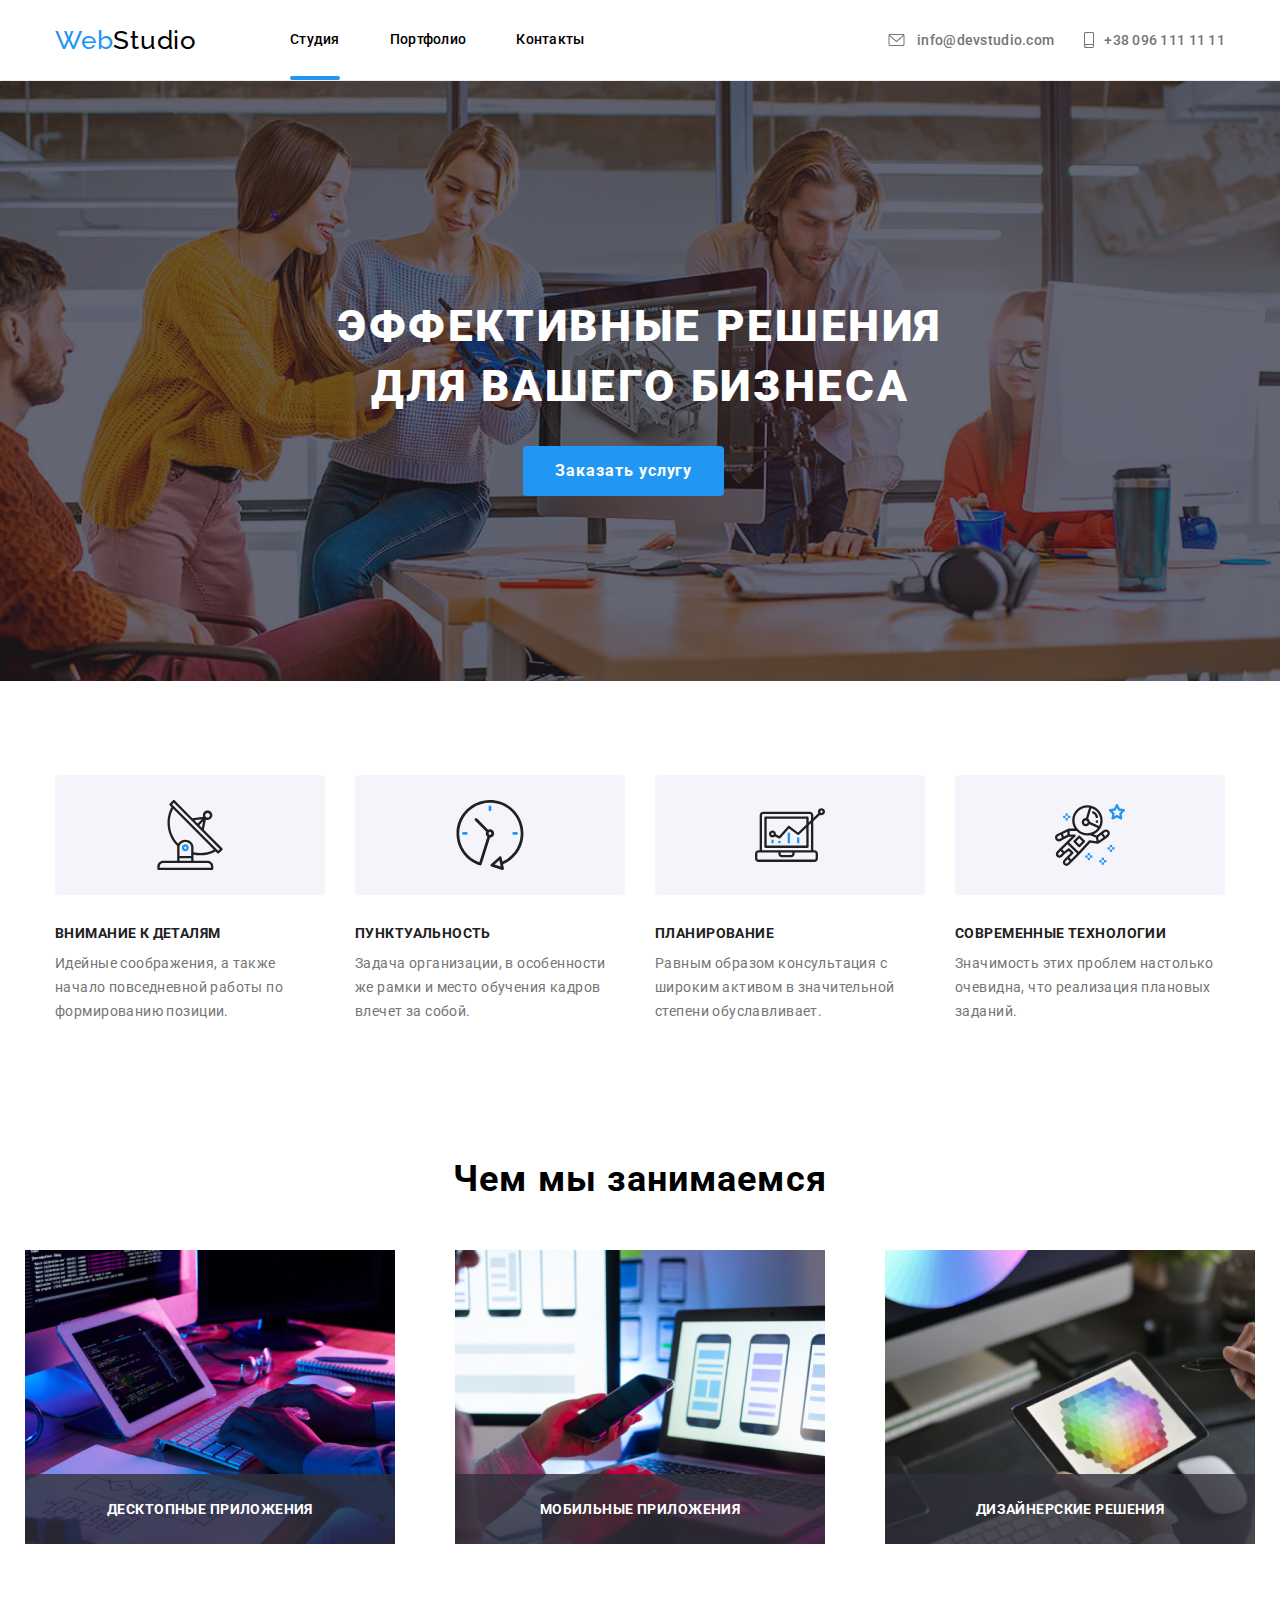
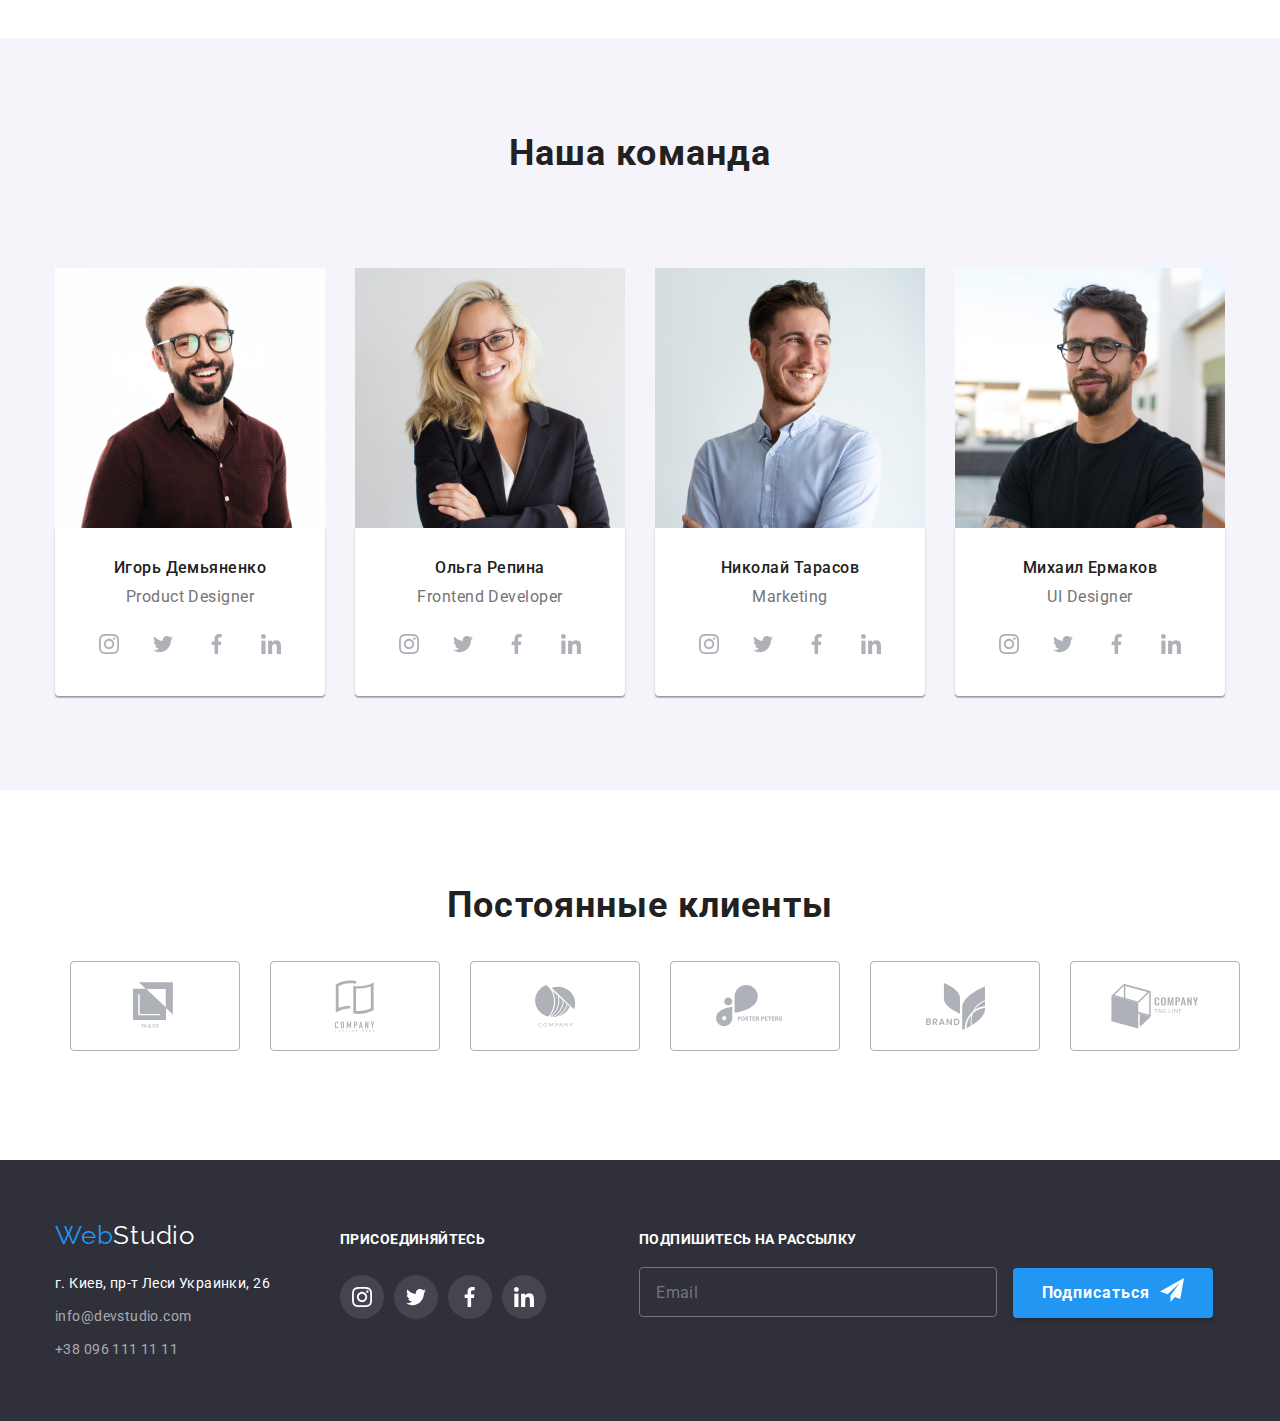
<file: index.html>
<!DOCTYPE html>
<html lang="ru">
<head>
    <meta charset="UTF-8">
    <meta name="viewport" content="width=device-width, initial-scale=1.0">
    <title>Студия</title>
    <link rel="preconnect" href="https://fonts.gstatic.com">
    <link href="https://fonts.googleapis.com/css2?&family=Raleway:wght@700&family=Roboto:wght@400;500;700;900&display=swap" rel="stylesheet">
    <link rel="stylesheet" href="./css/main.min.css">
  
<!-- font-family: 'Raleway', sans-serif;
font-family: 'Roboto', sans-serif; -->
   
</head>
<body >

    <!-- H e a d e r -->

    <header class="header">
        <div class="container header__container">
            <a class="header__logo" href=""><span class="web">Web</span>Studio</a>
            <nav class="header__nav">
                <ul class="nav-list">
                    <li class="nav-list__item"><a class="nav-list__link nav-list__link current" href="index.html">Студия</a></li>
                    <li class="nav-list__item"><a class="nav-list__link" href="portfolio.html">Портфолио</a></li>
                    <li class="nav-list__item"><a class="nav-list__link" href="">Контакты</a></li>
                </ul>
            </nav>
            <div class="header__contacts">
                <ul class="contacts-list">
                    <li class="contacts-list__item">
                        <a class="contacts-list__link" href="mailto:info@devstudio.com" >
                        <svg width="21" height="16" class="contacts-list__icon">
                            <use href="./images/icons/symbol-defs.svg#icon-mail"></use>
                        </svg>
                        info@devstudio.com</a>
                    </li>
                    <li class="contacts-list__item">
                        <a class="contacts-list__link" href="tel:+380961111111">
                        <svg width="10" height="16" class="contacts-list__icon">
                            <use href="./images/icons/symbol-defs.svg#icon-smartphone"></use>
                        </svg>
                        +38 096 111 11 11</a>
                    </li>
                </ul>
         </div>        
        </div>
    </header>

    <!-- M a i n -->

    <main>

        <!-- H e r o -->
        
        <div class="background"></div>
        <section class="hero">
            <div class="container hero__container">
                <h1 class="hero__title">ЭФФЕКТИВНЫЕ РЕШЕНИЯ <br> ДЛЯ ВАШЕГО БИЗНЕСА</h1>
                <button class="hero__btn" data-modal-open>Заказать услугу</button>
            </div>
        </section>

        <!--A b o u t -- p 1 -->

        <section class="about">
            <div class="container about__container">
                <ul class="features">
                    <li class="features__item">
                        <div class="features-thumb">
                            <svg class="features__icon">
                                <use href="./images/icons/symbol-defs.svg#icon-about-1"></use>
                            </svg>
                        </div>
                        <h3 class="features__title">ВНИМАНИЕ К ДЕТАЛЯМ</h3>
                        <p class="features__article"> Идейные соображения, а также <br> начало повседневной работы по формированию позиции.</p>
                    </li>
                    <li class="features__item">
                        <div class="features-thumb">
                            <svg class="features__icon">
                                <use href="./images/icons/symbol-defs.svg#icon-about-2"></use>
                            </svg>
                        </div>
                        <h3 class="features__title">ПУНКТУАЛЬНОСТЬ</h3>
                        <p class="features__article"> Задача организации, в особенности <br> же рамки и место обучения кадров влечет за собой.</p>
                    </li>
                    <li class="features__item">
                        <div class="features-thumb">
                            <svg class="features__icon">
                                <use href="./images/icons/symbol-defs.svg#icon-about-3"></use>
                            </svg>
                        </div>
                        <h3 class="features__title">ПЛАНИРОВАНИЕ</h3>
                        <p class="features__article"> Равным образом консультация с широким активом в значительной степени обуславливает.</p>
                    </li>
                    <li class="features__item">
                        <div class="features-thumb">
                            <svg class="features__icon">
                                <use href="./images/icons/symbol-defs.svg#icon-about-4"></use>
                            </svg>
                        </div>
                        <h3 class="features__title">СОВРЕМЕННЫЕ ТЕХНОЛОГИИ</h3>
                        <p class="features__article"> Значимость этих проблем настолько очевидна, что реализация плановых заданий.</p>
                    </li>
                </ul>
            
            </div>
        </section>

        <!-- A b o u t -- p 2 -->

        <section class="about-pictures">
            <h2 class="about-pictures__title">Чем мы занимаемся</h2>
            <div class="about-pictures__block">   
                <div class="about-thumb">
                    <img class="about-thumb__image" src="./images/about/1.jpg" alt="Photo 1" width="370">
                    <div class="images-overlay">
                        <p class="about-thumb__label">Десктопные приложения</p>
                    </div>
                </div>
                <div class="about-thumb">
                    <img class="about-thumb__image" src="./images/about/2.jpg" alt="Photo 2" width="370">
                    <div class="images-overlay">
                        <p class="about-thumb__label">Мобильные приложения</p>
                    </div>
                </div>
                <div class="about-thumb">
                    <img class="about-thumb__image" src="./images/about/3.jpg" alt="Photo 3" width="370">
                    <div class="images-overlay">
                        <p class="about-thumb__label">Дизайнерские решения</p>
                    </div>
                </div>    
            </div>
        </section>

        <!-- O u r -- t e a m-->

        <section class="team">
            <div class="container team__container">
                <h2 class="team__title">Наша команда</h2>
                <ul class="workers-set">
                    <li class="workers-set__item">
                        <img src="./images/team/ihor.jpg" alt="Photo Ihor" width="270">
                        <div class="worker-profile">
                            <h3 class="worker-profile__name">Игорь Демьяненко</h3>
                            <p class="worker-profile__position">Product Designer</p>
                            <ul class="social-networks">
                                <li class="social-networks__item">
                                    <a class="social-networks__link" href="#">
                                        <svg class="social-networks__icon" width="20" height="20">
                                            <use href="./images/icons/symbol-defs.svg#icon-inst"></use>
                                        </svg>
                                    </a>
                                </li>
                                <li class="social-networks__item">
                                    <a class="social-networks__link" href="#">
                                        <svg class="social-networks__icon" width="20" height="20">
                                            <use href="./images/icons/symbol-defs.svg#icon-twit"></use>
                                        </svg>
                                    </a>
                                </li>
                                <li class="social-networks__item">
                                    <a class="social-networks__link" href="#">
                                        <svg class="social-networks__icon" width="20" height="20">
                                            <use href="./images/icons/symbol-defs.svg#icon-fb"></use>
                                        </svg>
                                    </a>    
                                </li>
                                <li class="social-networks__item">
                                    <a class="social-networks__link" href="#">
                                        <svg class="social-networks__icon" width="20" height="20">
                                            <use href="./images/icons/symbol-defs.svg#icon-in"></use>
                                        </svg>
                                    </a>    
                                </li>
                            </ul>
                        </div> 
                        
                    </li>
                    <li class="workers-set__item">
                        <img src="./images/team/olha.jpg" alt="Photo Olha" width="270">
                        <div class="worker-profile">
                            <h3 class="worker-profile__name">Ольга Репина</h3>
                            <p class="worker-profile__position">Frontend Developer</p>
                            <ul class="social-networks">
                                <li class="social-networks__item">
                                    <a class="social-networks__link" href="#">
                                        <svg class="social-networks__icon" width="20" height="20">
                                            <use href="./images/icons/symbol-defs.svg#icon-inst"></use>
                                        </svg>
                                    </a>
                                </li>
                                <li class="social-networks__item">
                                    <a class="social-networks__link" href="#">
                                        <svg class="social-networks__icon" width="20" height="20">
                                            <use href="./images/icons/symbol-defs.svg#icon-twit"></use>
                                        </svg>
                                    </a>
                                </li>
                                <li class="social-networks__item">
                                    <a class="social-networks__link" href="#">
                                        <svg class="social-networks__icon" width="20" height="20">
                                            <use href="./images/icons/symbol-defs.svg#icon-fb"></use>
                                        </svg>
                                    </a>    
                                </li>
                                <li class="social-networks__item">
                                    <a class="social-networks__link" href="#">
                                        <svg class="social-networks__icon" width="20" height="20">
                                            <use href="./images/icons/symbol-defs.svg#icon-in"></use>
                                        </svg>
                                    </a>    
                                </li>
                            </ul>
                        </div>
                    </li>
                    <li class="workers-set__item">
                        <img src="./images/team/nikol.jpg" alt="Photo Nikolai" width="270">
                        <div class="worker-profile">
                            <h3 class="worker-profile__name">Николай Тарасов</h3>
                            <p class="worker-profile__position">Marketing</p>
                            <ul class="social-networks">
                                <li class="social-networks__item">
                                    <a class="social-networks__link" href="#">
                                        <svg class="social-networks__icon" width="20" height="20">
                                            <use href="./images/icons/symbol-defs.svg#icon-inst"></use>
                                        </svg>
                                    </a>
                                </li>
                                <li class="social-networks__item">
                                    <a class="social-networks__link" href="#">
                                        <svg class="social-networks__icon" width="20" height="20">
                                            <use href="./images/icons/symbol-defs.svg#icon-twit"></use>
                                        </svg>
                                    </a>
                                </li>
                                <li class="social-networks__item">
                                    <a class="social-networks__link" href="#">
                                        <svg class="social-networks__icon" width="20" height="20">
                                            <use href="./images/icons/symbol-defs.svg#icon-fb"></use>
                                        </svg>
                                    </a>    
                                </li>
                                <li class="social-networks__item">
                                    <a class="social-networks__link" href="#">
                                        <svg class="social-networks__icon" width="20" height="20">
                                            <use href="./images/icons/symbol-defs.svg#icon-in"></use>
                                        </svg>
                                    </a>    
                                </li>
                            </ul>
                        </div>
                    </li>
                    <li class="workers-set__item">
                        <img src="./images/team/mikhail.jpg" alt="Photo Mikhail" width="270">
                        <div class="worker-profile">
                            <h3 class="worker-profile__name">Михаил Ермаков</h3>
                            <p class="worker-profile__position">UI Designer</p>
                            <ul class="social-networks">
                                <li class="social-networks__item">
                                    <a class="social-networks__link" href="#">
                                        <svg class="social-networks__icon" width="20" height="20">
                                            <use href="./images/icons/symbol-defs.svg#icon-inst"></use>
                                        </svg>
                                    </a>
                                </li>
                                <li class="social-networks__item">
                                    <a class="social-networks__link" href="#">
                                        <svg class="social-networks__icon" width="20" height="20">
                                            <use href="./images/icons/symbol-defs.svg#icon-twit"></use>
                                        </svg>
                                    </a>
                                </li>
                                <li class="social-networks__item">
                                    <a class="social-networks__link" href="#">
                                        <svg class="social-networks__icon" width="20" height="20">
                                            <use href="./images/icons/symbol-defs.svg#icon-fb"></use>
                                        </svg>
                                    </a>    
                                </li>
                                <li class="social-networks__item">
                                    <a class="social-networks__link" href="#">
                                        <svg class="social-networks__icon" width="20" height="20">
                                            <use href="./images/icons/symbol-defs.svg#icon-in"></use>
                                        </svg>
                                    </a>    
                                </li>
                            </ul>
                        </div>
                    </li>
                </ul>
            </div>
        </section>

        <!-- O u r -- c l i e n t s -->

        <section class="clients"> 
            <h2 class="clients__title">Постоянные клиенты</h2>
            <div class="container clients__container">
                <ul class="clients-list">
                    <li class="clients-list__item">
                        <a class="clients-list__link" href="#">
                            <svg class="clients-list__icon" width="44" height="49">
                                <use href="./images/icons/symbol-defs.svg#icon-logo-1"></use>
                            </svg>
                        </a>
                    </li>
                    <li class="clients-list__item">
                        <a class="clients-list__link" href="#">
                            <svg class="clients-list__icon" width="40" height="52">
                                <use href="./images/icons/symbol-defs.svg#icon-logo-2"></use>
                            </svg>
                        </a>
                    </li>
                    <li class="clients-list__item">
                        <a class="clients-list__link" href="#">
                            <svg class="clients-list__icon" width="41" height="42">
                                <use href="./images/icons/symbol-defs.svg#icon-logo-3"></use>
                            </svg>
                        </a>
                    </li>
                    <li class="clients-list__item">
                        <a class="clients-list__link" href="#">
                            <svg class="clients-list__icon" width="79" height="42">
                                <use href="./images/icons/symbol-defs.svg#icon-logo-4"></use>
                            </svg>
                        </a>
                    </li>
                    <li class="clients-list__item">
                        <a class="clients-list__link" href="#">
                            <svg class="clients-list__icon" width="59" height="47">
                                <use href="./images/icons/symbol-defs.svg#icon-logo-5"></use>
                            </svg>
                        </a>
                    </li>
                    <li class="clients-list__item">
                        <a class="clients-list__link" href="#">
                            <svg class="clients-list__icon" width="88" height="45">
                                <use href="./images/icons/symbol-defs.svg#icon-logo-6"></use>
                            </svg>
                        </a>
                    </li>
                </ul>
          </div>

        </section>
 </main>

    <!-- F o o t e r -->

    <footer class="footer"> 
        <div class="container footer__container">
            <div class="footer-address-container">
                <a class="logo dark" href=""><span class="web">Web</span>Studio</a>
                <address>
                <ul class="footer-address"> 
                    <li class="footer-address__item"> <a class="footer-address__link white" href="https://goo.gl/maps/Ae1zcUtkZR1KB5ff6">г. Киев, пр-т Леси Украинки, 26</a></li>
                    <li class="footer-address__item"> <a class="footer-address__link" href="mailto:info@devstudio.com">info@devstudio.com</a></li>
                    <li class="footer-address__item"> <a class="footer-address__link" href="tel:+380961111111">+38 096 111 11 11</a></li>
                </ul>
                </address>
            </div>
            <div class="footer-links">
                <p class="footer-links__title">Присоединяйтесь</p>
                <ul class="social-networks">
                    <li class="social-networks__item footer">
                        <a class="social-networks__link footer" href="#">
                            <svg class="social-networks__icon" width="20" height="20">
                                <use href="./images/icons/symbol-defs.svg#icon-inst"></use>
                            </svg>
                        </a>
                    </li>
                    <li class="social-networks__item footer">
                        <a class="social-networks__link footer" href="#">
                            <svg class="social-networks__icon" width="20" height="20">
                                <use href="./images/icons/symbol-defs.svg#icon-twit"></use>
                            </svg>
                        </a>
                    </li>
                    <li class="social-networks__item footer">
                        <a class="social-networks__link footer" href="#">
                            <svg class="social-networks__icon" width="20" height="20">
                                <use href="./images/icons/symbol-defs.svg#icon-fb"></use>
                            </svg>
                        </a>
                    </li>
                    <li class="social-networks__item footer">
                        <a class="social-networks__link footer" href="#">
                            <svg class="social-networks__icon" width="20" height="20">
                                <use href="./images/icons/symbol-defs.svg#icon-in"></use>
                            </svg>
                        </a>
                    </li>
                    
                </ul>
            </div>
            <div class="footer__block">
                <p class="footer__title"> Подпишитесь на рассылку </p>
                <form class="footer-form">
                    <div class="footer-form__block">
                        <input class="footer-form__input" type="mail" name="mail" id="mail-footer" placeholder="Email"> 
                        <button class="footer-button" type="submit">Подписаться 
                            <svg class="footer-button__icon" width="24" height="24">
                            <use href="./images/icons/symbol-defs.svg#icon-send"></use>
                            </svg>
                     </button>
                    </div>
                </form>
            </div>
        </div>
    </footer>
   
    <!-- <button class="modal-open" data-modal-open></button> -->

    <div class="backdrop is-hidden" data-modal>
       
        <div class="modal">
            <button class="backdrop-modal-btn" data-modal-close>
                <svg class="backdrop-modal-btn__icon" width="11" height="11">
                    <use  href="./images/icons/symbol-defs.svg#icon-cross" ></use>
                </svg>
            </button>
            
            <p class="modal__title">Оставьте свои данные, мы вам перезвоним</p>
            <form class="modal__form">
               <div class="modal__block">
                    <label class="modal__label" for="name">Имя</label>
                    <div class="modal__input-box">
                        <svg class="modal__icon" width="12" height="12">
                            <use href="./images/icons/symbol-defs.svg#icon-name-form"></use>
                        </svg>
                    
                        <input class="modal__input" type="name" name="name" id="name"> 
                    </div>
                </div>
                <div class="modal__block">
                    <label class="modal__label" for="tel">Телефон</label>
                   
                    <div class="modal__input-box">
                        <svg class="modal__icon" width="13" height="13">
                            <use href="./images/icons/symbol-defs.svg#icon-phone-form"></use>
                        </svg>
                        <input class="modal__input" type="tel" name="tel" id="tel"> 
                    </div>
                </div>
                <div class="modal__block">
                    <label class="modal__label" for="mail">Почта</label>
                    <div class="modal__input-box">
                        <svg class="modal__icon" width="15" height="12">
                            <use href="./images/icons/symbol-defs.svg#icon-mail-form"></use>
                        </svg>
                        <input class="modal__input" type="mail" name="mail" id="mail"> 
                    </div>
                </div>
                <div class="modal__block">
                    <label class="modal__label" for="textarea">Комментарий</label>
                    <input class="modal__input" type="textarea" name="textarea" id="textarea" placeholder="Введите текст"> 
                </div>
                
                <div class="checkbox-block">
                    
                    <input class="checkbox-block__input" type="checkbox" name="conditions">  
                    <label class="checkbox-block__label" for="checkbox">Соглашаюсь с рассылкой и принимаю <a class="checkbox-block__link" href="#"> Условия договора</a></label>
                </div>
                <button class="modal__submit" type="submit">Отправить</button>
            </form>

        </div>

        



    </div>



    <script src="./js/modal.js"></script>
</body>
</html>
</file>
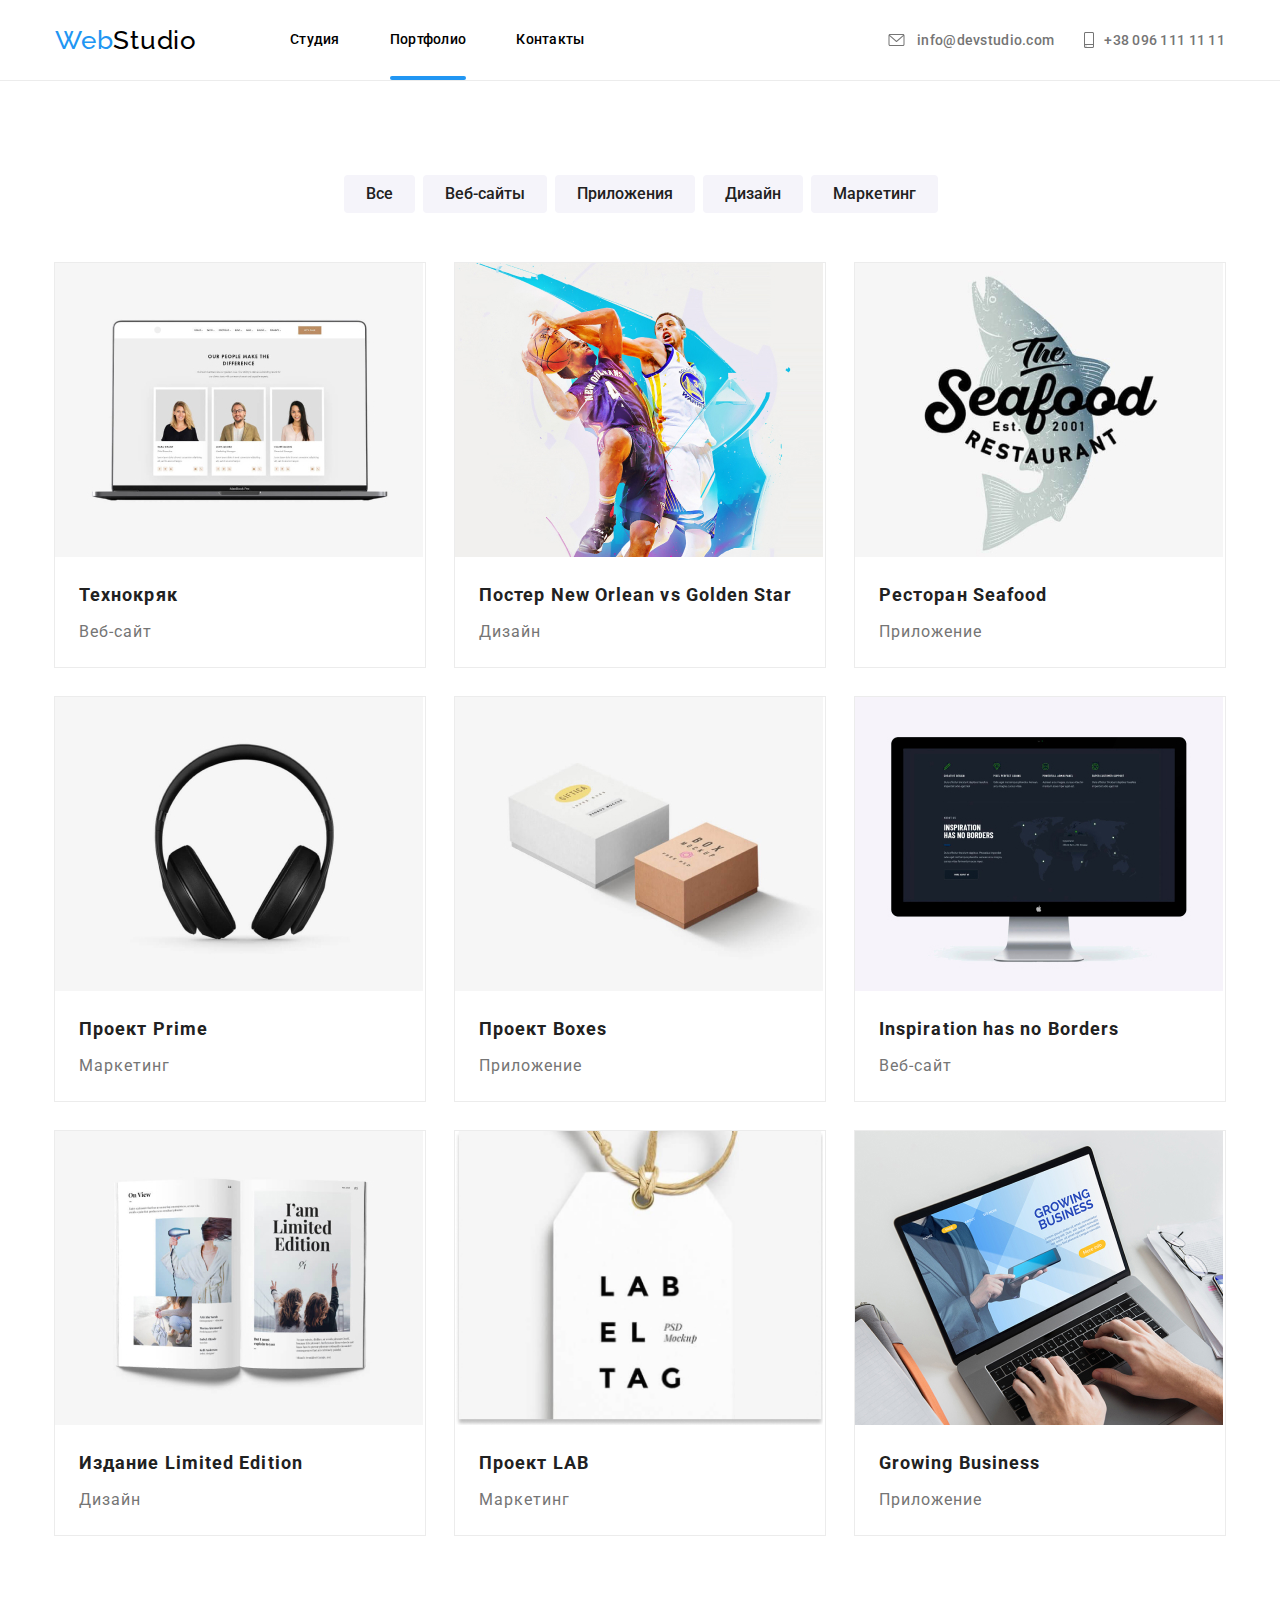
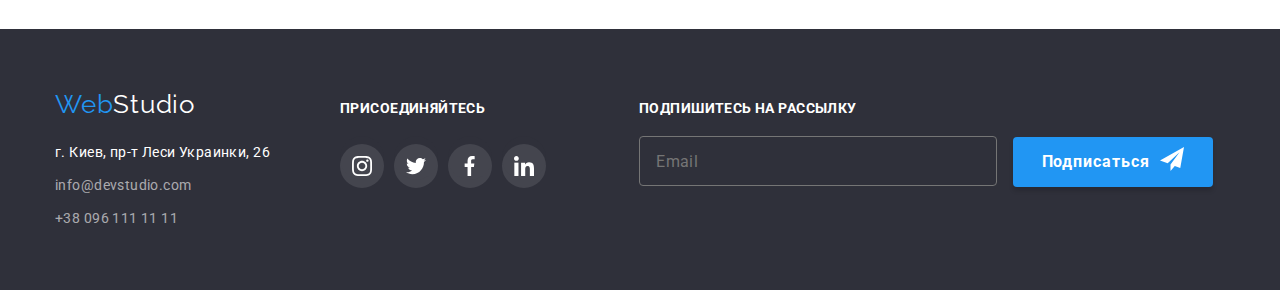
<file: portfolio.html>
<!DOCTYPE html>
<html lang="ru">
<head>
    <meta charset="UTF-8">
    <meta name="viewport" content="width=device-width, initial-scale=1.0">
    <title>Портфолио</title>
    <link rel="preconnect" href="https://fonts.gstatic.com">
    <link href="https://fonts.googleapis.com/css2?&family=Raleway:wght@700&family=Roboto:wght@400;500;700;900&display=swap" rel="stylesheet">
    <link rel="stylesheet" href="./css/main.min.css">
   
<!-- font-family: 'Raleway', sans-serif;
font-family: 'Roboto', sans-serif;-->
</head>
<body >
    
    <header class="header">
        <div class="container header__container">
            <a class="header__logo" href=""><span class="web">Web</span>Studio</a>
            <nav class="header__nav">
                <ul class="nav-list">
                    <li class="nav-list__item"><a class="nav-list__link" href="index.html">Студия</a></li>
                    <li class="nav-list__item"><a class="nav-list__link nav-list__link current" href="portfolio.html">Портфолио</a></li>
                    <li class="nav-list__item"><a class="nav-list__link" href="">Контакты</a></li>
                </ul>
            </nav>
            <div class="header__contacts">
                <ul class="contacts-list">
                    <li class="contacts-list__item">
                        <a class="contacts-list__link" href="mailto:info@devstudio.com" >
                        <svg width="21" height="16" class="contacts-list__icon">
                            <use href="./images/icons/symbol-defs.svg#icon-mail"></use>
                        </svg>
                        info@devstudio.com</a>
                    </li>
                    <li class="contacts-list__item">
                        <a class="contacts-list__link" href="tel:+380961111111">
                        <svg width="10" height="16" class="contacts-list__icon">
                            <use href="./images/icons/symbol-defs.svg#icon-smartphone"></use>
                        </svg>
                        +38 096 111 11 11</a>
                    </li>
                </ul>
         </div>        
        </div>
    </header>
    <main>
        <section class="portfolio">
            <div class="container portfolio__container">
                <!--Скрыть заголовок-->
                <h1 class="portfolio__title">Портфолио</h1>
                <div class="portfolio__btns">
                    <a class="portfolio__btn" href="" >Все</a>
                    <a class="portfolio__btn" href="" >Веб-сайты</a>
                    <a class="portfolio__btn" href="" >Приложения</a>
                    <a class="portfolio__btn" href="" >Дизайн</a>
                    <a class="portfolio__btn" href="" >Маркетинг</a>
                </div>
                <div class="portfolio__gallery">
                    <ul class="portfolio-list">
                        <li class="portfolio-list__item">
                           <div class="pf-card">
                                <a class="portfolio-list__link" href="#"> 
                                    <div class="portfolio-list__cover"> 
                                        <img class="portfolio-list__image" src="./images/portfolio/pf1.jpg" alt="Photo" width="370"> 
                                        <div class="portfolio-list__overlay">
                                            <p>Технокряк это современная <br> площадка распространения <br> коронавируса. Компании <br> используют эту платформу для <br> цифрового шпионажа и атак на <br> защищённые сервера конкурентов.</p>
                                        </div>
                                    </div> 
                                    
                                    <h3 class="portfolio-list__title">Технокряк</h3>
                                    <p class="portfolio-list__type">Веб-сайт</p> 
                                    
                                </a>
                            </div>
                        </li>

                        <li class="portfolio-list__item">
                            <div class="pf-card">
                                <a class="portfolio-list__link" href="#"> 
                                    <div class="portfolio-list__cover"> 
                                        <img class="portfolio-list__image" src="./images/portfolio/pf2.jpg" alt="Photo" width="370"> 
                                        <div class="portfolio-list__overlay">
                                            <p>Технокряк это современная <br> площадка распространения <br> коронавируса. Компании <br> используют эту платформу для <br> цифрового шпионажа и атак на <br> защищённые сервера конкурентов.</p>
                                        </div>
                                    </div> 
                                   
                                    <h3 class="portfolio-list__title">Постер New Orlean vs Golden Star</h3>
                                    <p class="portfolio-list__type">Дизайн</p>
                                   
                                </a>
                            </div>
                        </li>

                        <li class="portfolio-list__item">
                            <div class="pf-card">
                                <a class="portfolio-list__link" href="#"> 
                                    <div class="portfolio-list__cover"> 
                                        <img class="portfolio-list__image" src="./images/portfolio/pf3.jpg" alt="Photo" width="370"> 
                                        <div class="portfolio-list__overlay">
                                            <p>Технокряк это современная <br> площадка распространения <br> коронавируса. Компании <br> используют эту платформу для <br> цифрового шпионажа и атак на <br> защищённые сервера конкурентов.</p>
                                        </div>
                                    </div> 
                                    
                                    <h3 class="portfolio-list__title">Ресторан Seafood</h3>
                                    <p class="portfolio-list__type">Приложение</p> 
                                    
                                </a>
                            </div>
                        </li>
                        <li class="portfolio-list__item">
                            <div class="pf-card">
                                <a class="portfolio-list__link" href="#"> 
                                    <div class="portfolio-list__cover"> 
                                        <img class="portfolio-list__image" src="./images/portfolio/pf4.jpg" alt="Photo" width="370"> 
                                        <div class="portfolio-list__overlay">
                                            <p>Технокряк это современная <br> площадка распространения <br> коронавируса. Компании <br> используют эту платформу для <br> цифрового шпионажа и атак на <br> защищённые сервера конкурентов.</p>
                                        </div>
                                    </div> 
                                   
                                    <h3 class="portfolio-list__title">Проект Prime</h3>
                                    <p class="portfolio-list__type">Маркетинг</p>
                                   
                                </a>
                            </div>
                        </li>
                        <li class="portfolio-list__item">
                            <div class="pf-card">
                                <a class="portfolio-list__link" href="#"> 
                                    <div class="portfolio-list__cover"> 
                                        <img class="portfolio-list__image" src="./images/portfolio/pf5.jpg" alt="Photo" width="370"> 
                                        <div class="portfolio-list__overlay">
                                            <p>Технокряк это современная <br> площадка распространения <br> коронавируса. Компании <br> используют эту платформу для <br> цифрового шпионажа и атак на <br> защищённые сервера конкурентов.</p>
                                        </div>
                                    </div> 
                                    
                                    <h3 class="portfolio-list__title">Проект Boxes</h3>
                                    <p class="portfolio-list__type">Приложение</p>
                                    
                                </a>
                            </div>
                        </li>
                        <li class="portfolio-list__item">
                            <div class="pf-card">
                                <a class="portfolio-list__link" href="#"> 
                                    <div class="portfolio-list__cover"> 
                                        <img class="portfolio-list__image" src="./images/portfolio/pf6.jpg" alt="Photo" width="370"> 
                                        <div class="portfolio-list__overlay">
                                            <p>Технокряк это современная <br> площадка распространения <br> коронавируса. Компании <br> используют эту платформу для <br> цифрового шпионажа и атак на <br> защищённые сервера конкурентов.</p>
                                        </div>
                                    </div> 
                                    
                                    <h3 class="portfolio-list__title">Inspiration has no Borders</h3>
                                    <p class="portfolio-list__type">Веб-сайт</p>
                                
                                </a>
                            </div>
                        </li> 
                        <li class="portfolio-list__item">
                            <div class="pf-card">
                                <a class="portfolio-list__link" href="#"> 
                                    <div class="portfolio-list__cover"> 
                                        <img class="portfolio-list__image" src="./images/portfolio/pf7.jpg" alt="Photo" width="370"> 
                                        <div class="portfolio-list__overlay">
                                            <p>Технокряк это современная <br> площадка распространения <br> коронавируса. Компании <br> используют эту платформу для <br> цифрового шпионажа и атак на <br> защищённые сервера конкурентов.</p>
                                        </div>
                                    </div> 
                                   
                                    <h3 class="portfolio-list__title">Издание Limited Edition</h3>
                                    <p class="portfolio-list__type">Дизайн</p>
                                    
                                </a>
                            </div>
                        </li>
                        <li class="portfolio-list__item">
                            <div class="pf-card">
                                <a class="portfolio-list__link" href="#"> 
                                    <div class="portfolio-list__cover"> 
                                        <img class="portfolio-list__image" src="./images/portfolio/pf8.jpg" alt="Photo" width="370"> 
                                        <div class="portfolio-list__overlay">
                                            <p>Технокряк это современная <br> площадка распространения <br> коронавируса. Компании <br> используют эту платформу для <br> цифрового шпионажа и атак на <br> защищённые сервера конкурентов.</p>
                                        </div>
                                    </div> 
                                    
                                    <h3 class="portfolio-list__title">Проект LAB</h3>
                                    <p class="portfolio-list__type">Маркетинг</p> 
                                   
                                </a>
                            </div>
                        </li>
                        <li class="portfolio-list__item">
                            <div class="pf-card">
                                <a class="portfolio-list__link" href="#"> 
                                    <div class="portfolio-list__cover"> 
                                        <img class="portfolio-list__image" src="./images/portfolio/pf9.jpg" alt="Photo" width="370"> 
                                        <div class="portfolio-list__overlay">
                                            <p>Технокряк это современная <br> площадка распространения <br> коронавируса. Компании <br> используют эту платформу для <br> цифрового шпионажа и атак на <br> защищённые сервера конкурентов.</p>
                                        </div>
                                    </div> 
                                    
                                    <h3 class="portfolio-list__title">Growing Business</h3>
                                    <p class="portfolio-list__type">Приложение</p> 
                        
                                </a>
                            </div>
                        </li>
                  </ul>
                </div>
            </div>
        </section>
        <footer class="footer"> 
            <div class="container footer__container">
                <div class="footer-address-container">
                    <a class="logo dark" href=""><span class="web">Web</span>Studio</a>
                    <address>
                    <ul class="footer-address"> 
                        <li class="footer-address__item"> <a class="footer-address__link white" href="https://goo.gl/maps/Ae1zcUtkZR1KB5ff6">г. Киев, пр-т Леси Украинки, 26</a></li>
                        <li class="footer-address__item"> <a class="footer-address__link" href="mailto:info@devstudio.com">info@devstudio.com</a></li>
                        <li class="footer-address__item"> <a class="footer-address__link" href="tel:+380961111111">+38 096 111 11 11</a></li>
                    </ul>
                    </address>
                </div>
                <div class="footer-links">
                    <p class="footer-links__title">Присоединяйтесь</p>
                    <ul class="social-networks">
                        <li class="social-networks__item footer">
                            <a class="social-networks__link footer" href="#">
                                <svg class="social-networks__icon" width="20" height="20">
                                    <use href="./images/icons/symbol-defs.svg#icon-inst"></use>
                                </svg>
                            </a>
                        </li>
                        <li class="social-networks__item footer">
                            <a class="social-networks__link footer" href="#">
                                <svg class="social-networks__icon" width="20" height="20">
                                    <use href="./images/icons/symbol-defs.svg#icon-twit"></use>
                                </svg>
                            </a>
                        </li>
                        <li class="social-networks__item footer">
                            <a class="social-networks__link footer" href="#">
                                <svg class="social-networks__icon" width="20" height="20">
                                    <use href="./images/icons/symbol-defs.svg#icon-fb"></use>
                                </svg>
                            </a>
                        </li>
                        <li class="social-networks__item footer">
                            <a class="social-networks__link footer" href="#">
                                <svg class="social-networks__icon" width="20" height="20">
                                    <use href="./images/icons/symbol-defs.svg#icon-in"></use>
                                </svg>
                            </a>
                        </li>
                        
                    </ul>
                </div>
                <div class="footer__block">
                    <p class="footer__title"> Подпишитесь на рассылку </p>
                    <form class="footer-form">
                        <div class="footer-form__block">
                            <input class="footer-form__input" type="mail" name="mail" id="mail-footer" placeholder="Email"> 
                            <button class="footer-button" type="submit">Подписаться 
                                <svg class="footer-button__icon" width="24" height="24">
                                <use href="./images/icons/symbol-defs.svg#icon-send"></use>
                                </svg>
                         </button>
                        </div>
                    </form>
                </div>
            </div>
        </footer>
    </main>
</body>
</html>

<!-- 
</div>
<div class="portfolio-card container">
    <ul class="card-name">
        <li class="card-name-item">
            <a class="card-name-link" href="">
                <img src="./images/img1.jpg" alt="" width="370">
                <div class="filter-name">
                    <h3 class="title-filter">Технокряк</h3>
                    <p class="filter-item">Веб-сайт</p>
                </div>
            </a>
        </li> -->

        <!-- <li>
            <a class="projects-card" href="#">
                <div class="card-img">
                    <img src="./images/portfolio/tech-crack.jpg" alt="Технокряк" />
                    <div class="projects-card-overlay">
                        <p>
                            Технокряк это современная площадка распространения коронавируса.
                            Компании используют эту платформу для цифрового
                            шпионажа и атак на защищённые сервера конкурентов.
                        </p>
                    </div>
                </div>
                <div class="img-text">
                    <h3>Технокряк</h3>
                    <p>Веб-сайт</p>
                </div>
            </a>
        </li> -->
</file>
<file: css/main.min.css>
/*! modern-normalize v1.0.0 | MIT License | https://github.com/sindresorhus/modern-normalize */ul{list-style:none}a{text-decoration:none}code,kbd,samp,pre{font-family:'Open Sans', sans-serif;font-size:1em}*,*::before,*::after{-webkit-box-sizing:border-box;box-sizing:border-box}:root{-moz-tab-size:4;-o-tab-size:4;tab-size:4}html{line-height:1.15;-webkit-text-size-adjust:100%}body{margin:0;padding:0}body{font-family:system-ui,-apple-system,"Segoe UI",Roboto,Helvetica,Arial,sans-serif,"Apple Color Emoji","Segoe UI Emoji"}hr{height:0;color:inherit}abbr[title]{-webkit-text-decoration:underline dotted;text-decoration:underline dotted}b,strong{font-weight:bolder}small{font-size:80%}sub,sup{font-size:75%;line-height:0;position:relative;vertical-align:baseline}sub{bottom:-0.25em}sup{top:-0.5em}table{text-indent:0;border-color:inherit}button,input,optgroup,select,textarea{font-family:inherit;font-size:100%;line-height:1.15;margin:0}address{font-style:normal}button,select{text-transform:none}button,[type='button'],[type='reset'],[type='submit']{-webkit-appearance:button}::-moz-focus-inner{border-style:none;padding:0}:-moz-focusring{outline:1px dotted ButtonText}:-moz-ui-invalid{box-shadow:none}legend{padding:0}progress{vertical-align:baseline}::-webkit-inner-spin-button,::-webkit-outer-spin-button{height:auto}[type='search']{-webkit-appearance:textfield;outline-offset:-2px}::-webkit-search-decoration{-webkit-appearance:none}::-webkit-file-upload-button{-webkit-appearance:button;font:inherit}summary{display:list-item}*{margin:0;padding:0}body{font-family:'Roboto', sans-serif}.container{width:1200px;padding:15px 15px;margin:0 auto}header{background-color:#fff;color:#212121;font-weight:500;font-size:14px;line-height:16px;border-bottom:1px solid #ECECEC}.header__nav,.nav-list,.header__contacts,.contacts-list{display:-webkit-box;display:-ms-flexbox;display:flex}img{display:block}.header{-webkit-box-pack:baseline;-ms-flex-pack:baseline;justify-content:baseline}.header__container{display:-webkit-box;display:-ms-flexbox;display:flex;-webkit-box-pack:baseline;-ms-flex-pack:baseline;justify-content:baseline;-webkit-box-align:center;-ms-flex-align:center;align-items:center;max-height:80px}.header__nav{margin-left:93px;margin-top:32px;margin-bottom:35px}.header__contacts{margin-left:auto}.nav-list__link{color:#000;font-weight:500;font-size:14px;line-height:16px;letter-spacing:0.02em;position:relative;-webkit-transition:color 250ms cubic-bezier(0.4, 0, 0.2, 1);transition:color 250ms cubic-bezier(0.4, 0, 0.2, 1)}.nav-list__item:not(:last-child){margin-right:50px}.nav-list__link:hover,.nav-list__link:focus{color:#2196F3}.nav-list__link.current::after{content:"";position:absolute;display:block;background-color:#2196F3;width:100%;height:4px;border-radius:2px;bottom:-33px}.nav-list__link .current{color:#2196F3}.contacts-list__item:not(:first-child){margin-left:30px;margin-right:0}.contacts-list__link{display:-webkit-box;display:-ms-flexbox;display:flex;color:#757575;-webkit-box-align:center;-ms-flex-align:center;align-items:center;-webkit-box-pack:center;-ms-flex-pack:center;justify-content:center;padding-top:32px;padding-bottom:32px;color:#757575;font-weight:500;font-size:14px;line-height:16px;letter-spacing:0.02em;-webkit-transition:color 250ms cubic-bezier(0.4, 0, 0.2, 1);transition:color 250ms cubic-bezier(0.4, 0, 0.2, 1)}.contacts-list__icon{display:inline-block;-webkit-box-align:center;-ms-flex-align:center;align-items:center;margin-right:10px;fill:currentColor}.contacts-list__link:hover,.contacts-list__link:focus,.contacts-list__link:hover .header-contacts__icon,.contacts-list__link:focus .header-contacts__icon,.contacts-list__link:hover .header-contacts__icon,.contacts-list__link:focus .header-contacts__icon{color:#2196F3;fill:#2196F3}.hero{background-color:#2F303A;max-width:1600px;background-image:-webkit-gradient(linear, left top, right top, from(rgba(47,48,58,0.4)), to(rgba(47,48,58,0.4))),url(../images/background/bg-img.png);background-image:linear-gradient(to right, rgba(47,48,58,0.4), rgba(47,48,58,0.4)),url(../images/background/bg-img.png);background-size:cover;background-repeat:no-repeat;background-position:center;margin-right:auto;margin-left:auto}.hero__container{height:600px}.hero__title{margin-left:252px;margin-right:252px;margin-top:200px;margin-bottom:30px;color:#fff;font-weight:900;font-size:44px;line-height:60px;text-align:center;letter-spacing:0.06em;text-transform:uppercase}.hero__btn{margin-left:468px;margin-right:468px;padding:10px 32px;background-color:#2196F3;font-weight:700;font-size:16px;line-height:30px;color:#fff;text-align:center;letter-spacing:0.06em;border:none;outline:transparent;border-radius:4px;cursor:pointer}.about-thumb{position:relative}.about-thumb__image{width:370px}.about-thumb__image{margin:auto}.about-thumb::before{content:"";display:inline-block;position:absolute;height:70px;width:100%;bottom:0;background-color:rgba(47,48,58,0.8)}.about-thumb__label{color:#fff;display:-webkit-box;display:-ms-flexbox;display:flex;font-weight:700;font-size:14px;line-height:16px;text-align:center;-webkit-box-pack:center;-ms-flex-pack:center;justify-content:center;letter-spacing:0.03em;text-transform:uppercase;font-family:'Roboto', sans-serif}.about-thumb:not(:last-child){margin-right:30px}.about-thumb:not(:first-child){margin-left:30px}.about-pictures{margin-top:94px;padding-bottom:94px}.about-pictures__title{margin-bottom:50px;font-weight:700;font-size:36px;line-height:42px;text-align:center;letter-spacing:0.03em;font-family:'Roboto', sans-serif}.about-pictures__block{display:-webkit-box;display:-ms-flexbox;display:flex;margin-top:50px;-webkit-box-pack:center;-ms-flex-pack:center;justify-content:center}.features{display:-webkit-box;display:-ms-flexbox;display:flex;-webkit-box-align:center;-ms-flex-align:center;align-items:center;margin-bottom:94px;margin-left:0;margin-right:0;background:transparent}.features__title{margin-bottom:10px;color:#212121;font-weight:700;font-size:14px;line-height:16px;letter-spacing:0.03em;text-transform:uppercase}.features__article{color:#757575;font-weight:400;font-size:14px;line-height:24px;letter-spacing:0.03em;margin-bottom:94px}.features__icon{-webkit-box-align:center;-ms-flex-align:center;align-items:center;-webkit-box-pack:center;-ms-flex-pack:center;justify-content:center;height:70px;width:70px}.features-thumb{display:-webkit-box;display:-ms-flexbox;display:flex;background:#F5F4FA;border-radius:4px;-webkit-box-pack:center;-ms-flex-pack:center;justify-content:center;-webkit-box-align:center;-ms-flex-align:center;align-items:center;margin-bottom:30px;width:270px;height:120px}.features__item{width:270px;height:101px}.features__item:not(:last-child){margin-right:30px}.team .container{-webkit-box-align:center;-ms-flex-align:center;align-items:center;padding-top:94px;padding-bottom:94px}.team{background-color:#F5F4FA}.team__title{margin-bottom:94px;color:#212121;font-weight:700;font-size:36px;line-height:42px;text-align:center;letter-spacing:0.03em}.workers-set{display:-webkit-box;display:-ms-flexbox;display:flex;-webkit-box-align:center;-ms-flex-align:center;align-items:center;margin-left:0;margin-right:0}.workers-set__item:nth-child(1){margin-right:30px}.workers-set__item:nth-child(2){margin-right:30px}.workers-set__item:nth-child(3){margin-right:30px}.workers-set__item{width:270px}.worker-profile{background-color:#fff;padding-top:30px;padding-bottom:30px;text-align:center;letter-spacing:0.03em;border-bottom-left-radius:4px;border-bottom-right-radius:4px;-webkit-box-shadow:0px 1px 3px rgba(0,0,0,0.12),0px 1px 1px rgba(0,0,0,0.14),0px 2px 1px rgba(0,0,0,0.2);box-shadow:0px 1px 3px rgba(0,0,0,0.12),0px 1px 1px rgba(0,0,0,0.14),0px 2px 1px rgba(0,0,0,0.2)}.worker-profile__name{margin-bottom:10px;color:#212121;font-weight:500;font-size:16px;line-height:19px;letter-spacing:0.03em}.worker-profile__position{color:#757575;font-weight:400;font-size:16px;line-height:19px;text-align:center;letter-spacing:0.03em}.clients .container{-webkit-box-align:center;-ms-flex-align:center;align-items:center}.clients__title{color:#212121;padding-top:94px;margin-bottom:50px;font-weight:700;font-size:36px;line-height:42px;text-align:center;letter-spacing:0.03em}.clients-list{display:-webkit-box;display:-ms-flexbox;display:flex;-ms-flex-wrap:wrap;flex-wrap:wrap;-webkit-box-align:center;-ms-flex-align:center;align-items:center;-webkit-box-pack:center;-ms-flex-pack:center;justify-content:center;padding-bottom:94px;margin-right:-30px;margin-top:-30px}.clients-list__icon{-webkit-box-align:center;-ms-flex-align:center;align-items:center;-webkit-box-pack:center;-ms-flex-pack:center;justify-content:center;fill:#AFB1B8}.clients-list__item:not(:last-child){margin-right:30px}.clients-list__icon:hover,.clients-list__icon:focus{fill:#2196F3}.clients-list__link{display:-webkit-box;display:-ms-flexbox;display:flex;-webkit-box-pack:center;-ms-flex-pack:center;justify-content:center;-webkit-box-align:center;-ms-flex-align:center;align-items:center;width:170px;height:90px;color:#AFB1B8;border-radius:4px;border:1px solid #AFB1B8}.clients-list__icon{fill:currentColor}.clients-list__link:hover,.clients-list__link:focus{color:#2196F3;border:1px solid #2196F3}.footer{background-color:#2F303A}.footer__container{display:-webkit-box;display:-ms-flexbox;display:flex;-webkit-box-align:baseline;-ms-flex-align:baseline;align-items:baseline;padding-top:60px;padding-bottom:60px;-webkit-box-pack:left;-ms-flex-pack:left;justify-content:left}.footer__title{margin-left:93px;margin-bottom:20px;color:#fff;font-weight:700;font-size:14px;line-height:16px;letter-spacing:0.03em;text-transform:uppercase;font-family:'Roboto', sans-serif}.footer-form{display:-webkit-box;display:-ms-flexbox;display:flex}.footer-form__input{margin-right:12px;padding-top:15px;padding-bottom:15px;padding-left:16px;background-color:#2F303A;width:358px;height:50px;font-weight:400;font-size:16px;line-height:20px;letter-spacing:0.03em;color:#ECECEC;font-family:'Roboto', sans-serif;border:1px solid #757575;border-radius:4px;outline:transparent}.footer-form__input:hover,.footer-form__input:focus{outline:transparent}.footer-form__block{margin-left:93px;margin-right:auto}.footer-button{display:-webkit-inline-box;display:-ms-inline-flexbox;display:inline-flex;margin-left:auto;margin-right:auto;padding:10px 28.5px;background-color:#2196F3;outline:transparent;border:none;-webkit-box-shadow:0px 4px 4px rgba(0,0,0,0.15);box-shadow:0px 4px 4px rgba(0,0,0,0.15);border-radius:4px;font-weight:700;font-size:16px;line-height:30px;color:#fff;-webkit-box-pack:center;-ms-flex-pack:center;justify-content:center;text-align:center;letter-spacing:0.06em;cursor:pointer}.footer-button__icon{margin-left:10px}.footer-address{margin-top:20px}.footer-address__item:not(:last-child){margin-bottom:9px}.footer-address__link.white{color:#fff;font-weight:400;font-size:14px;line-height:24px;letter-spacing:0.03em}.footer-address__link{color:rgba(255,255,255,0.6);font-weight:400;font-size:14px;line-height:24px;letter-spacing:0.03em}.footer-links{margin-left:70px}.footer-links__title{-webkit-box-align:baseline;-ms-flex-align:baseline;align-items:baseline;margin-bottom:20px;color:#fff;font-weight:700;font-size:14px;line-height:16px;letter-spacing:0.03em;text-transform:uppercase;font-family:'Roboto', sans-serif}.social-networks{display:-webkit-box;display:-ms-flexbox;display:flex;-webkit-box-pack:center;-ms-flex-pack:center;justify-content:center}.social-networks__link{display:-webkit-box;display:-ms-flexbox;display:flex;-webkit-box-pack:center;-ms-flex-pack:center;justify-content:center;-webkit-box-align:center;-ms-flex-align:center;align-items:center;margin-top:16px;width:44px;height:44px;color:#AFB1B8;border-radius:50%;-webkit-transition:color 250ms cubic-bezier(0.4, 0, 0.2, 1);transition:color 250ms cubic-bezier(0.4, 0, 0.2, 1)}.social-networks__icon{fill:currentColor}.social-networks__link:hover,.social-networks__link:focus{color:#fff;background-color:#2196F3;border:1px solid #2196F3}.social-networks__item:not(:last-child){margin-right:10px}.social-networks__item.footer{display:-webkit-box;display:-ms-flexbox;display:flex;-webkit-box-pack:baseline;-ms-flex-pack:baseline;justify-content:baseline;-webkit-box-align:center;-ms-flex-align:center;align-items:center;width:44px;height:44px;color:#AFB1B8;border-radius:50%;-webkit-transition:color 250ms cubic-bezier(0.4, 0, 0.2, 1);transition:color 250ms cubic-bezier(0.4, 0, 0.2, 1)}.social-networks__link.footer{background-color:rgba(255,255,255,0.1);display:-webkit-box;display:-ms-flexbox;display:flex;-webkit-box-pack:baseline;-ms-flex-pack:baseline;justify-content:baseline;-webkit-box-align:center;-ms-flex-align:center;align-items:center;width:44px;height:44px;color:#fff;border-radius:50%}.social-networks__link.footer:hover,.social-networks__link.footer:focus{color:#fff;background-color:#2196F3}.modal{position:absolute;top:50%;left:50%;-webkit-transform:translateX(-50%) translateY(-50%);transform:translateX(-50%) translateY(-50%);width:528px;height:581px;background-color:#fff;-webkit-box-shadow:0px 1px 3px rgba(0,0,0,0.12),0px 1px 1px rgba(0,0,0,0.14),0px 2px 1px rgba(0,0,0,0.2);box-shadow:0px 1px 3px rgba(0,0,0,0.12),0px 1px 1px rgba(0,0,0,0.14),0px 2px 1px rgba(0,0,0,0.2);border-radius:4px;display:-webkit-box;display:-ms-flexbox;display:flex;-webkit-box-orient:vertical;-webkit-box-direction:normal;-ms-flex-direction:column;flex-direction:column;-webkit-box-align:center;-ms-flex-align:center;align-items:center;-webkit-box-pack:center;-ms-flex-pack:center;justify-content:center}.modal__title{margin-top:40px;margin-bottom:12px;color:#212121;font-weight:700;font-size:20px;line-height:23px;text-align:center;letter-spacing:0.03em;font-family:'Roboto', sans-serif}.modal__form{display:-webkit-box;display:-ms-flexbox;display:flex;-webkit-box-orient:vertical;-webkit-box-direction:normal;-ms-flex-direction:column;flex-direction:column;vertical-align:top}.modal__label{margin:auto}.modal__block{margin-bottom:10px;color:#757575;font-weight:400;font-size:12px;line-height:14px;letter-spacing:0.01em;font-family:'Roboto', sans-serif}.modal__submit{background-color:#2196F3;width:200px;height:50px;margin-top:30px;margin-bottom:40px;background-color:#2196F3;font-weight:700;font-size:16px;line-height:30px;color:#fff;-ms-flex-item-align:center;-ms-grid-row-align:center;align-self:center;text-align:center;letter-spacing:0.06em;border:none;outline:transparent;border-radius:4px;cursor:pointer;-webkit-box-shadow:0px 4px 4px rgba(0,0,0,0.15);box-shadow:0px 4px 4px rgba(0,0,0,0.15)}.modal__input{vertical-align:top;margin-top:4px;width:448px;height:40px;padding:12px 42px;font-family:inherit;display:-webkit-box;display:-ms-flexbox;display:flex;color:#757575;font-weight:400;font-size:14px;line-height:24px;letter-spacing:0.03em;border:1px solid #AFB1B8;border-radius:4px;-webkit-transition:border 250ms cubic-bezier(0.4, 0, 0.2, 1);transition:border 250ms cubic-bezier(0.4, 0, 0.2, 1)}.modal__input-box{position:relative;margin:auto}.modal__icon{position:absolute;top:14px;left:15px;fill:#212121;-webkit-transition:fill 250ms cubic-bezier(0.4, 0, 0.2, 1);transition:fill 250ms cubic-bezier(0.4, 0, 0.2, 1)}.modal__block:focus .modal__icon,.modal__block:hover .modal__icon,.modal__block:active .modal__icon{fill:#2196F3}.modal__block input:focus-within,.modal__block input:hover,.modal__block input:active{border:1px solid #2196F3;outline:transparent}.modal__form .modal__block:nth-child(4) .modal__input{vertical-align:top;margin-bottom:20px;padding:12px 16px;height:120px;color:#757575;font-weight:400;font-size:14px;line-height:24px;letter-spacing:0.03em;font-family:'Roboto', sans-serif}.modal__input::-webkit-input-placeholder{position:absolute;color:rgba(117,117,117,0.5);top:12px;left:16px;font-weight:400;font-size:12px;line-height:14px;letter-spacing:0.01em;font-family:'Roboto', sans-serif}.modal__input:-ms-input-placeholder{position:absolute;color:rgba(117,117,117,0.5);top:12px;left:16px;font-weight:400;font-size:12px;line-height:14px;letter-spacing:0.01em;font-family:'Roboto', sans-serif}.modal__input::-ms-input-placeholder{position:absolute;color:rgba(117,117,117,0.5);top:12px;left:16px;font-weight:400;font-size:12px;line-height:14px;letter-spacing:0.01em;font-family:'Roboto', sans-serif}.modal__input::placeholder{position:absolute;color:rgba(117,117,117,0.5);top:12px;left:16px;font-weight:400;font-size:12px;line-height:14px;letter-spacing:0.01em;font-family:'Roboto', sans-serif}.footer{background-color:#2F303A}.footer__container{display:-webkit-box;display:-ms-flexbox;display:flex;-webkit-box-align:baseline;-ms-flex-align:baseline;align-items:baseline;padding-top:60px;padding-bottom:60px;-webkit-box-pack:left;-ms-flex-pack:left;justify-content:left}.footer__title{margin-left:93px;margin-bottom:20px;color:#fff;font-weight:700;font-size:14px;line-height:16px;letter-spacing:0.03em;text-transform:uppercase;font-family:'Roboto', sans-serif}.footer-form{display:-webkit-box;display:-ms-flexbox;display:flex}.footer-form__input{margin-right:12px;padding-top:15px;padding-bottom:15px;padding-left:16px;background-color:#2F303A;width:358px;height:50px;font-weight:400;font-size:16px;line-height:20px;letter-spacing:0.03em;color:#ECECEC;font-family:'Roboto', sans-serif;border:1px solid #757575;border-radius:4px;outline:transparent}.footer-form__input:hover,.footer-form__input:focus{outline:transparent}.footer-form__block{margin-left:93px;margin-right:auto}.footer-button{display:-webkit-inline-box;display:-ms-inline-flexbox;display:inline-flex;margin-left:auto;margin-right:auto;padding:10px 28.5px;background-color:#2196F3;outline:transparent;border:none;-webkit-box-shadow:0px 4px 4px rgba(0,0,0,0.15);box-shadow:0px 4px 4px rgba(0,0,0,0.15);border-radius:4px;font-weight:700;font-size:16px;line-height:30px;color:#fff;-webkit-box-pack:center;-ms-flex-pack:center;justify-content:center;text-align:center;letter-spacing:0.06em;cursor:pointer}.footer-button__icon{margin-left:10px}.footer-address{margin-top:20px}.footer-address__item:not(:last-child){margin-bottom:9px}.footer-address__link.white{color:#fff;font-weight:400;font-size:14px;line-height:24px;letter-spacing:0.03em}.footer-address__link{color:rgba(255,255,255,0.6);font-weight:400;font-size:14px;line-height:24px;letter-spacing:0.03em}.footer-links{margin-left:70px}.footer-links__title{-webkit-box-align:baseline;-ms-flex-align:baseline;align-items:baseline;margin-bottom:20px;color:#fff;font-weight:700;font-size:14px;line-height:16px;letter-spacing:0.03em;text-transform:uppercase;font-family:'Roboto', sans-serif}.portfolio__container{padding-top:94px;padding-bottom:94px}.portfolio__title{display:none}.portfolio__btns{display:-webkit-box;display:-ms-flexbox;display:flex;margin-left:280px;margin-right:279px;margin-bottom:50px;-webkit-box-pack:center;-ms-flex-pack:center;justify-content:center}.portfolio__btns a:nth-child(1){margin-right:8px;margin-left:0}.portfolio__btns a:nth-child(3){margin-right:8px;margin-left:0}.portfolio__btns a:nth-child(2n+2){margin-right:8px;margin-left:0}.portfolio__btn{background-color:#F5F4FA;padding:6px 22px;color:#212121;font-weight:500;font-size:16px;line-height:26px;text-align:center;height:38px;width:auto;border-radius:4px}.portfolio__btn:hover,.portfolio__btn:focus{background-color:#2196F3;color:#fff;font-weight:500;font-size:16px;line-height:26px;-webkit-box-shadow:0px 3px 1px rgba(0,0,0,0.1),0px 1px 2px rgba(0,0,0,0.08),0px 2px 2px rgba(0,0,0,0.12);box-shadow:0px 3px 1px rgba(0,0,0,0.1),0px 1px 2px rgba(0,0,0,0.08),0px 2px 2px rgba(0,0,0,0.12)}.portfolio-list{display:-webkit-box;display:-ms-flexbox;display:flex;-ms-flex-wrap:wrap;flex-wrap:wrap;-webkit-box-pack:center;-ms-flex-pack:center;justify-content:center;margin-top:-30px;margin-left:-30px}.portfolio-list__item{background-color:#fff;outline:1px solid #ECECEC;-ms-flex-preferred-size:calc(100% / 3 - 30px);flex-basis:calc(100% / 3 - 30px);margin-left:30px;margin-top:30px;-webkit-box-sizing:border-box;box-sizing:border-box;position:relative;-webkit-transition:opacity 250ms cubic-bezier(0.4, 0, 0.2, 1),-webkit-box-shadow 250ms cubic-bezier(0.4, 0, 0.2, 1);transition:opacity 250ms cubic-bezier(0.4, 0, 0.2, 1),-webkit-box-shadow 250ms cubic-bezier(0.4, 0, 0.2, 1);transition:box-shadow 250ms cubic-bezier(0.4, 0, 0.2, 1),opacity 250ms cubic-bezier(0.4, 0, 0.2, 1);transition:box-shadow 250ms cubic-bezier(0.4, 0, 0.2, 1),opacity 250ms cubic-bezier(0.4, 0, 0.2, 1),-webkit-box-shadow 250ms cubic-bezier(0.4, 0, 0.2, 1)}.portfolio-list__title{color:#212121;margin-top:20px;margin-bottom:4px;margin-left:24px;font-weight:700;font-size:18px;line-height:36px;letter-spacing:0.06em;font-family:'Roboto', sans-serif}.portfolio-list__type{color:#757575;font-weight:400;font-size:16px;line-height:30px;letter-spacing:0.06em;margin-left:24px;padding-bottom:20px;font-family:'Roboto', sans-serif}.portfolio-list__item:hover,.portfolio-list__item:focus{-webkit-box-shadow:0px 1px 1px rgba(0,0,0,0.12),0px 4px 4px rgba(0,0,0,0.06),1px 4px 6px rgba(0,0,0,0.16);box-shadow:0px 1px 1px rgba(0,0,0,0.12),0px 4px 4px rgba(0,0,0,0.06),1px 4px 6px rgba(0,0,0,0.16)}.portfolio-list__overlay{position:absolute;top:0;left:0;width:100%;height:100%;background-color:#2196F3;opacity:0;padding:63px 24px;-webkit-transform:translateY(100%);transform:translateY(100%);-webkit-transition:opacity 250ms cubic-bezier(0.4, 0, 0.2, 1),-webkit-transform 250ms cubic-bezier(0.4, 0, 0.2, 1);transition:opacity 250ms cubic-bezier(0.4, 0, 0.2, 1),-webkit-transform 250ms cubic-bezier(0.4, 0, 0.2, 1);transition:transform 250ms cubic-bezier(0.4, 0, 0.2, 1),opacity 250ms cubic-bezier(0.4, 0, 0.2, 1);transition:transform 250ms cubic-bezier(0.4, 0, 0.2, 1),opacity 250ms cubic-bezier(0.4, 0, 0.2, 1),-webkit-transform 250ms cubic-bezier(0.4, 0, 0.2, 1)}.portfolio-list__cover{position:relative;overflow:hidden;border-style:none;width:368px;height:294px}.portfolio-list__link:hover .portfolio-list__overlay,.portfolio-list__link:focus .portfolio-list__overlay{-webkit-transform:translateX(0);transform:translateX(0);opacity:0.9}.portfolio-list__overlay p{color:#fff;position:absolute;display:-webkit-box;display:-ms-flexbox;display:flex;font-weight:400;font-size:18px;line-height:28px;letter-spacing:0.03em;font-family:'Roboto', sans-serif;top:63px;left:24px}.checkbox-block{-webkit-box-align:center;-ms-flex-align:center;align-items:center;display:-webkit-box;display:-ms-flexbox;display:flex;-webkit-box-pack:center;-ms-flex-pack:center;justify-content:center;color:#757575;font-weight:400;font-size:14px;line-height:24px;letter-spacing:0.03em;font-family:'Roboto', sans-serif}.checkbox-block__input{margin-right:8.38px;-webkit-appearance:none;-moz-appearance:none;appearance:none;width:16px;height:15px;border:2px solid #2F303A;border-radius:4px;outline:transparent;display:inline-block}.checkbox-block__input:checked{margin-right:8.38px;width:16px;height:15px;border:none;padding:0;display:inline-block;background-image:url(../images/icons/check-full.svg)}.checkbox-block__label{display:-webkit-box;display:-ms-flexbox;display:flex;-webkit-box-align:center;-ms-flex-align:center;align-items:center;-webkit-box-pack:center;-ms-flex-pack:center;justify-content:center;color:#757575;font-weight:400;font-size:14px;line-height:24px;letter-spacing:0.03em;font-family:'Roboto', sans-serif}.checkbox-block__link{margin-left:5px;color:#2196F3;border-bottom:0.75px solid #2196F3}.backdrop{width:100%;height:100%;background-color:rgba(255,255,255,0.6);position:fixed;top:0;left:0;-webkit-transition:opacity 250ms cubic-bezier(0.4, 0, 0.2, 1);transition:opacity 250ms cubic-bezier(0.4, 0, 0.2, 1)}.backdrop-modal-btn{position:absolute;top:8px;right:8px;width:30px;height:30px;cursor:pointer;fill:#212121;border:1px solid #AFB1B8;border-radius:50%;outline:transparent;padding:none;display:-webkit-inline-box;display:-ms-inline-flexbox;display:inline-flex;-webkit-box-pack:center;-ms-flex-pack:center;justify-content:center;-webkit-box-align:center;-ms-flex-align:center;align-items:center;background:transparent;-webkit-transition:fill 250ms cubic-bezier(0.4, 0, 0.2, 1);transition:fill 250ms cubic-bezier(0.4, 0, 0.2, 1)}.backdrop-modal-btn:hover,.backdrop-modal-btn:focus{fill:#2196F3}.backdrop.is-hidden{opacity:0;pointer-events:none}.header__logo{margin-top:24px;margin-bottom:23px;color:#000;font-size:26px;line-height:31px;font-family:'Raleway', sans-serif;letter-spacing:0.03em}.web{color:#2196F3;font-size:26px;line-height:31px;font-family:'Raleway', sans-serif;letter-spacing:0.03em}.about__container{padding-top:94px;padding-bottom:94px}.images-overlay{display:inline-block;position:absolute;top:251px;width:100%}.logo.dark{color:#fff;font-size:26px;line-height:31px;font-family:'Raleway', sans-serif;letter-spacing:0.03em}
/*# sourceMappingURL=main.min.css.map */
</file>
